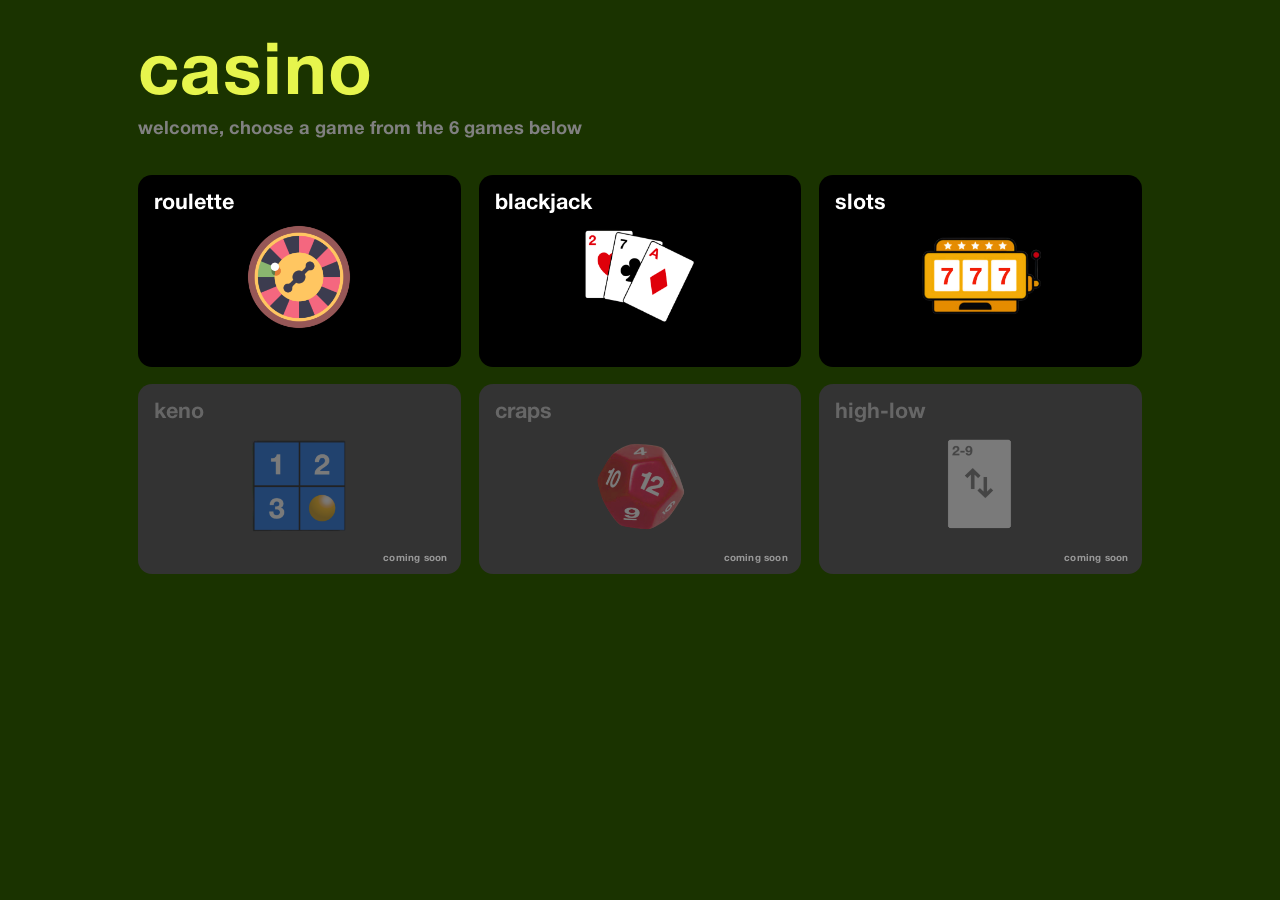
<file: index.html>
<!DOCTYPE html>
<html lang="en">
  <head>
    <meta charset="UTF-8" />
    <meta name="viewport" content="width=device-width, initial-scale=1.0" />
    <title>Casino · Home</title>
    <link rel="icon" type="image/png" href="roulette/roulette%20favicon.png" />
    <link rel="stylesheet" href="home.css" />
  </head>
  <body>
    <main class="home">
      <header class="home-header">
        <h1>casino</h1>
        <p class="home-tagline">welcome, choose a game from the 6 games below</p>
      </header>

      <nav class="game-grid" aria-label="Choose a game">
        <a class="game-card game-card--live" href="roulette/">
          <span class="game-name">roulette</span>
          <span class="game-art" aria-hidden="true">
            <img class="game-icon" src="roulette%20icon.png" alt="" width="120" height="120" />
          </span>
        </a>

        <a class="game-card game-card--live" href="blackjack/">
          <span class="game-name">blackjack</span>
          <span class="game-art" aria-hidden="true">
            <img class="game-icon" src="blackjack%20icon.png" alt="" width="120" height="100" />
          </span>
        </a>

        <a class="game-card game-card--live" href="slots/">
          <span class="game-name">slots</span>
          <span class="game-art" aria-hidden="true">
            <img class="game-icon" src="slot%20machine%20icon.png" alt="" width="120" height="100" />
          </span>
        </a>

        <div class="game-card game-card--soon" aria-disabled="true">
          <span class="game-name">keno</span>
          <span class="game-art" aria-hidden="true">
            <img class="game-icon" src="keno%20icon.png" alt="" width="120" height="100" />
          </span>
          <span class="coming-soon">coming soon</span>
        </div>

        <div class="game-card game-card--soon" aria-disabled="true">
          <span class="game-name">craps</span>
          <span class="game-art" aria-hidden="true">
            <img class="game-icon" src="craps%20icon.png" alt="" width="120" height="100" />
          </span>
          <span class="coming-soon">coming soon</span>
        </div>

        <div class="game-card game-card--soon" aria-disabled="true">
          <span class="game-name">high-low</span>
          <span class="game-art" aria-hidden="true">
            <img class="game-icon" src="high-low%20icon.png" alt="" width="120" height="100" />
          </span>
          <span class="coming-soon">coming soon</span>
        </div>
      </nav>
    </main>
  </body>
</html>
</file>
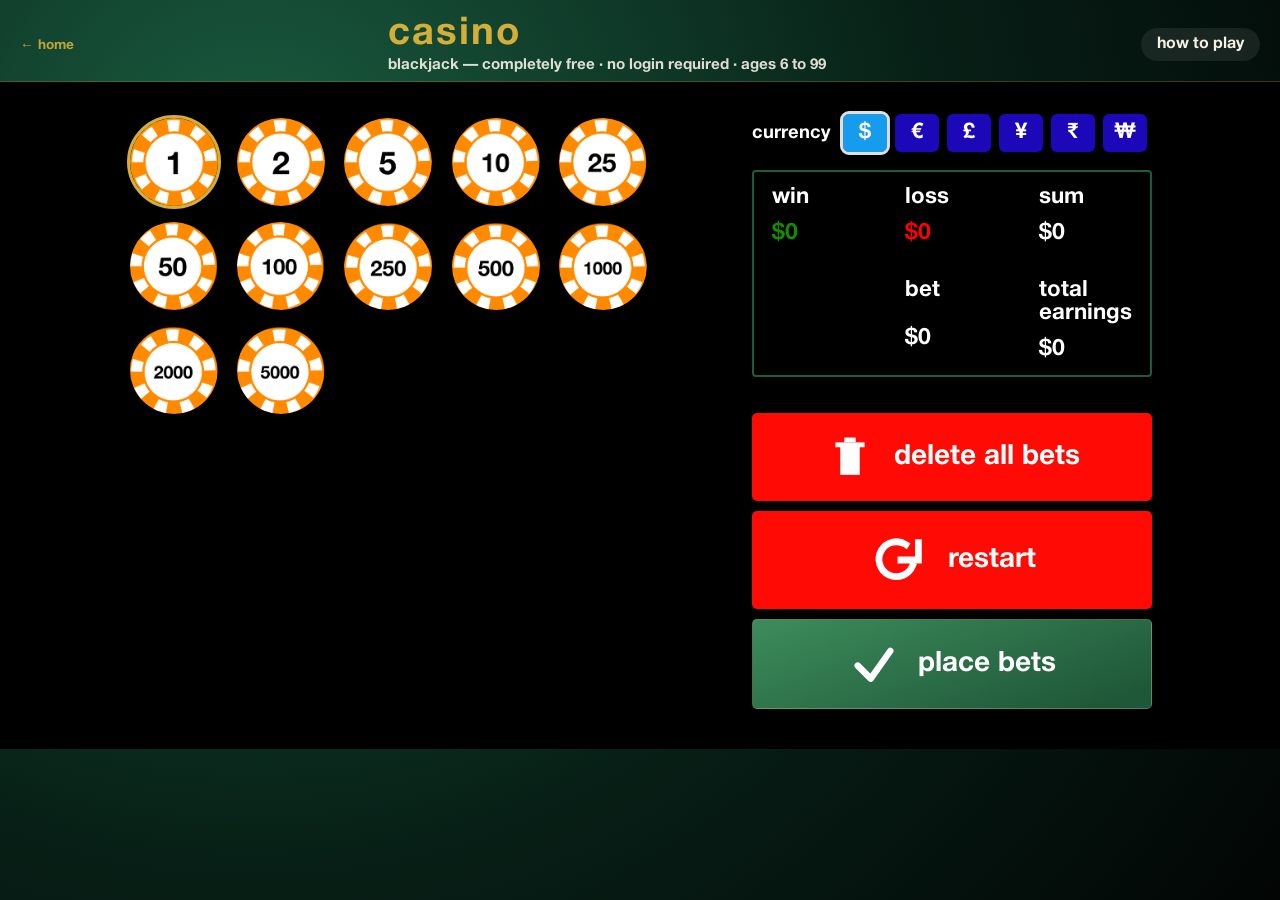
<file: blackjack/index.html>
<!DOCTYPE html>
<html lang="en">
  <head>
    <meta charset="UTF-8" />
    <meta name="viewport" content="width=device-width, initial-scale=1.0" />
    <title>Casino · Blackjack</title>
    <link rel="icon" type="image/png" href="../roulette/roulette%20favicon.png" />
    <link rel="stylesheet" href="styles.css" />
  </head>
  <body>
    <header class="top">
      <a class="home-link" href="../" aria-label="Back to casino home">← home</a>
      <div class="brand">
        <h1>casino</h1>
        <p class="tagline">blackjack — completely free · no login required · ages 6 to 99</p>
      </div>
      <button type="button" class="btn ghost" id="btn-how" aria-haspopup="dialog">
        how to play
      </button>
    </header>

    <section id="bj-setup" class="bj-screen bj-screen--active" aria-label="Choose your bet">
      <div class="bj-setup-layout">
        <div class="bj-chips-column" aria-label="Chip values">
          <div class="chip-rack" id="chip-rack"></div>
        </div>

        <aside class="bj-bank-column" aria-label="Bank">
          <input id="bet-amount-input" type="hidden" value="10" />

          <div class="option-picker currency-picker" aria-label="Change currency symbol">
            <span>currency</span>
            <button type="button" class="currency-btn is-active" data-currency-symbol="$" aria-pressed="true">$</button>
            <button type="button" class="currency-btn" data-currency-symbol="€" aria-pressed="false">€</button>
            <button type="button" class="currency-btn" data-currency-symbol="£" aria-pressed="false">£</button>
            <button type="button" class="currency-btn" data-currency-symbol="¥" aria-pressed="false">¥</button>
            <button type="button" class="currency-btn" data-currency-symbol="₹" aria-pressed="false">₹</button>
            <button type="button" class="currency-btn" data-currency-symbol="₩" aria-pressed="false">₩</button>
          </div>

          <section class="summary-dashboard" aria-label="Session summary">
            <div class="summary-box summary-win">
              <span>win</span>
              <strong id="summary-win">$0</strong>
            </div>
            <div class="summary-box summary-loss">
              <span>loss</span>
              <strong id="summary-loss">$0</strong>
            </div>
            <div class="summary-box summary-sum">
              <span>sum</span>
              <strong id="summary-sum">$0</strong>
            </div>
            <div class="summary-box summary-bet">
              <span>bet</span>
              <strong id="summary-bet">$0</strong>
            </div>
            <div class="summary-box summary-total">
              <span>total earnings</span>
              <strong id="summary-total">$0</strong>
            </div>
          </section>

          <button type="button" class="summary-action-btn delete-bets-btn" id="btn-clear-bet">
            <svg class="trash-icon" aria-hidden="true" viewBox="0 0 64 64" focusable="false">
              <path d="M20 18h24v36H20V18Z" />
              <path d="M14 14h36v6H14v-6Z" />
              <path d="M25 8h14v6H25V8Z" />
              <path d="M26 25h6v22h-6V25Z" />
              <path d="M36 25h6v22h-6V25Z" />
            </svg>
            <span>delete all bets</span>
          </button>

          <button type="button" class="summary-action-btn restart-btn" id="btn-restart-session">
            <svg class="restart-icon" aria-hidden="true" viewBox="0 0 64 64" focusable="false">
              <path d="M52 14v18H34" />
              <path d="M46 38A18 18 0 1 1 39 16" />
            </svg>
            <span>restart</span>
          </button>

          <button type="button" class="summary-action-btn place-bets-btn" id="btn-deal">
            <svg class="check-icon" aria-hidden="true" viewBox="0 0 64 64" focusable="false">
              <path d="M12 34 L28 50 L52 16" />
            </svg>
            <span>place bets</span>
          </button>
        </aside>
      </div>
    </section>

    <section id="bj-play" class="bj-screen" hidden aria-label="Blackjack table">
      <p class="bj-play-bar">
        <button type="button" class="btn ghost bj-back-bank" id="btn-back-bank">← change bet</button>
        <span class="bj-hand-stake" id="hand-stake-label"></span>
      </p>

      <div class="bj-table">
        <main class="bj-felt" aria-label="Blackjack table">
          <section class="bj-zone bj-zone--dealer" aria-label="Dealer hand">
            <p class="bj-zone-label">dealer</p>
            <div class="bj-hand" id="dealer-hand"></div>
            <output class="bj-total" id="dealer-total" aria-live="polite"></output>
          </section>

          <section class="bj-zone bj-zone--player" aria-label="Your hand">
            <p class="bj-zone-label">you</p>
            <div class="bj-hand" id="player-hand"></div>
            <output class="bj-total" id="player-total" aria-live="polite"></output>
          </section>

          <p class="bj-status" id="bj-status" aria-live="polite"></p>
        </main>

        <aside class="bj-actions" aria-label="Your actions">
          <button type="button" class="bj-action" id="btn-hit" disabled>
            <span class="bj-action-icon-wrap">
              <img class="bj-action-icon" src="hit%20icon.png" width="177" height="208" alt="" />
            </span>
            <img class="bj-action-label" src="hit%20button.png" width="1289" height="238" alt="hit" />
          </button>

          <button type="button" class="bj-action" id="btn-stand" disabled>
            <span class="bj-action-icon-wrap">
              <img class="bj-action-icon" src="stand%20icon.png" width="138" height="187" alt="" />
            </span>
            <img class="bj-action-label" src="stand%20button.png" width="1289" height="238" alt="stand" />
          </button>
        </aside>
      </div>
    </section>

    <dialog class="sheet" id="how-dialog">
      <form method="dialog">
        <h2>How to play</h2>
        <ol>
          <li>Tap chips on the left to add to your bet.</li>
          <li>Tap <strong>place bets</strong> to go to the table.</li>
          <li>Get closer to 21 than the dealer without going over.</li>
          <li><strong>Hit</strong> takes another card. <strong>Stand</strong> ends your turn.</li>
        </ol>
        <menu class="dialog-actions"><button type="submit" class="btn primary">Close</button></menu>
      </form>
    </dialog>

    <script src="blackjack.js" defer></script>
  </body>
</html>
</file>
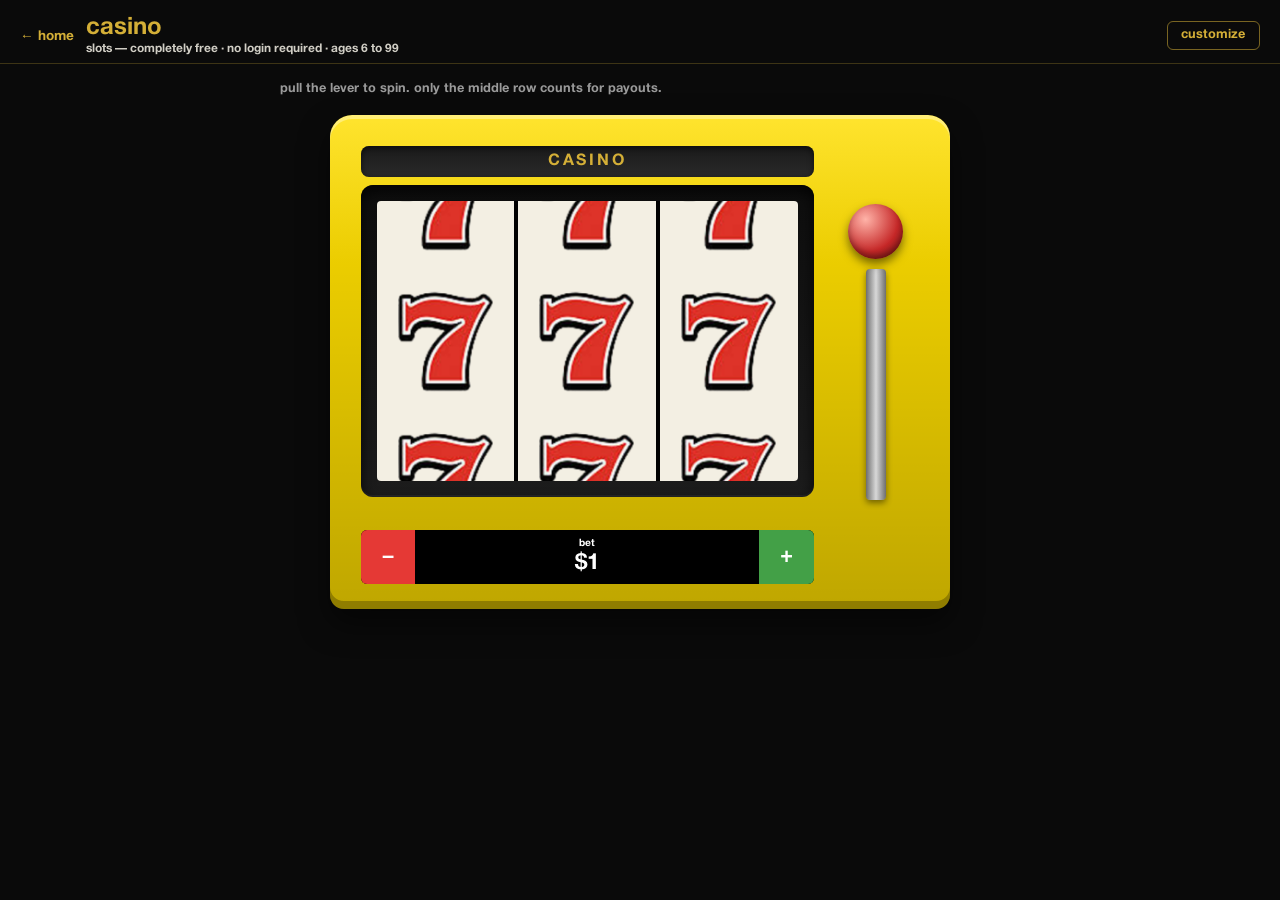
<file: slots/index.html>
<!DOCTYPE html>
<html lang="en">
  <head>
    <meta charset="UTF-8" />
    <meta name="viewport" content="width=device-width, initial-scale=1.0" />
    <title>Casino · Slots</title>
    <link rel="icon" type="image/png" href="../roulette/roulette%20favicon.png" />
    <link rel="stylesheet" href="styles.css" />
  </head>
  <body>
    <header class="top">
      <a class="home-link" href="../" aria-label="Back to casino home">← home</a>
      <div class="brand">
        <h1>casino</h1>
        <p class="tagline">slots — completely free · no login required · ages 6 to 99</p>
      </div>
      <button type="button" class="btn-customize" id="btn-customize" aria-haspopup="dialog">
        customize
      </button>
    </header>

    <main class="slots-main">
      <p class="slots-hint" id="slots-hint">
        Pull the lever to spin. Only the middle row counts for payouts.
      </p>

      <div class="machine-wrap">
        <div class="machine" id="machine" aria-label="Slot machine">
          <div class="machine-cabinet" id="machine-cabinet">
            <div class="machine-marquee" aria-hidden="true">casino</div>

            <!-- Dark frame: a "hole" cut into the cabinet where reels show through -->
            <div class="reels-frame">
              <div class="reels-window" id="reels-window" aria-hidden="true">
                <div class="reel" data-reel="0">
                  <div class="reel-strip"></div>
                </div>
                <div class="reel" data-reel="1">
                  <div class="reel-strip"></div>
                </div>
                <div class="reel" data-reel="2">
                  <div class="reel-strip"></div>
                </div>
              </div>
            </div>

            <div class="bet-panel" aria-label="Bet amount">
              <button type="button" class="bet-btn bet-btn--down" id="bet-down" aria-label="Decrease bet">
                −
              </button>
              <div class="bet-readout">
                <span class="bet-label">bet</span>
                <output class="bet-value" id="bet-value" for="bet-down bet-up">$1</output>
              </div>
              <button type="button" class="bet-btn bet-btn--up" id="bet-up" aria-label="Increase bet">
                +
              </button>
            </div>

            <!-- Lever sticks out to the right of the cabinet -->
            <div class="lever-wrap" id="lever-wrap">
              <button
                type="button"
                class="lever-hit"
                id="lever"
                aria-label="Pull lever to spin"
              >
                <span class="lever-stick" aria-hidden="true"></span>
                <span class="lever-ball" aria-hidden="true"></span>
              </button>
            </div>
          </div>
        </div>
      </div>

      <p class="slots-status" id="slots-status" role="status" aria-live="polite"></p>
    </main>

    <dialog class="customize-sheet" id="customize-dialog" aria-labelledby="customize-title">
      <header class="customize-head">
        <h2 id="customize-title">customize slots</h2>
        <button type="button" class="customize-close" id="customize-close" aria-label="Close customize panel">
          ×
        </button>
      </header>

      <section class="customize-section" aria-labelledby="payouts-section-title">
        <h3 id="payouts-section-title">payouts</h3>
        <p class="customize-note">tap a row to edit. money ×2 … ×50 stay fixed (board-game signal only).</p>
        <ul class="payout-list" id="payout-list"></ul>
      </section>

      <section class="customize-section" aria-labelledby="colors-section-title">
        <h3 id="colors-section-title">machine color</h3>
        <p class="customize-note">pick any color. add more for a gradient.</p>
        <div class="color-tools">
          <input type="color" id="color-picker" value="#ffde00" aria-label="Pick a color" />
          <button type="button" class="btn-small" id="color-add">add color</button>
        </div>
        <ul class="color-list" id="color-list"></ul>
        <div class="color-preview" id="color-preview" aria-hidden="true"></div>
      </section>

      <section class="customize-section" aria-labelledby="symbols-section-title">
        <h3 id="symbols-section-title">symbols on reels</h3>
        <p class="customize-note">turn symbols off so they never land on a spin.</p>
        <ul class="symbol-list" id="symbol-list"></ul>
      </section>

      <footer class="customize-foot">
        <button type="button" class="btn-small btn-muted" id="reset-settings">reset to defaults</button>
        <button type="button" class="btn-small btn-primary" id="customize-done">done</button>
      </footer>
    </dialog>

    <dialog class="payout-editor" id="payout-editor" aria-labelledby="payout-editor-title">
      <h2 id="payout-editor-title">payout of this combination</h2>
      <p class="payout-editor-label" id="payout-editor-combo"></p>

      <div class="payout-amount-wrap">
        <span class="payout-amount-prefix" id="payout-amount-prefix">$</span>
        <input
          type="number"
          class="payout-amount-input"
          id="payout-amount-input"
          min="0"
          step="1"
          inputmode="numeric"
        />
      </div>

      <div class="payout-type-row">
        <span class="payout-type-label">type</span>
        <div class="payout-type-buttons" role="group" aria-label="Payout type">
          <button type="button" class="type-btn is-active" data-type="money">money</button>
          <button type="button" class="type-btn" data-type="times">times bet</button>
          <button type="button" class="type-btn" data-type="take">take away</button>
        </div>
      </div>

      <div class="payout-editor-actions">
        <button type="button" class="editor-btn editor-btn--cancel" id="payout-cancel">
          <span aria-hidden="true">×</span> cancel
        </button>
        <button type="button" class="editor-btn editor-btn--save" id="payout-save">
          <span aria-hidden="true">✓</span> change
        </button>
      </div>
    </dialog>

    <script type="module" src="slots.js"></script>
  </body>
</html>
</file>
<file: home.css>
@font-face {
  font-family: "Helvetica Neue Bold";
  src:
    url("roulette/fonts/HelveticaNeue-Bold.otf") format("opentype"),
    local("Helvetica Neue Bold"),
    local("HelveticaNeue-Bold");
  font-style: normal;
  font-weight: 700;
  font-display: block;
}

:root {
  --home-bg: #1a3300;
  --home-title: #e6f54d;
  --home-subtitle: #808080;
  --card-live-bg: #000000;
  --card-soon-bg: #333333;
  --card-live-text: #ffffff;
  --card-soon-text: #666666;
  --soon-badge: #999999;
  --soon-icon-opacity: 0.35;
}

*,
*::before,
*::after {
  box-sizing: border-box;
}

body {
  margin: 0;
  min-height: 100vh;
  font-family: "Helvetica Neue Bold", "Helvetica Neue", Helvetica, sans-serif;
  font-weight: 700;
  color: var(--card-live-text);
  background: var(--home-bg);
}

.home {
  min-height: 100vh;
  padding: clamp(1.5rem, 4vw, 2.5rem) clamp(1.25rem, 4vw, 3rem) 2.5rem;
  max-width: 1100px;
  margin: 0 auto;
}

.home-header {
  margin-bottom: clamp(1.5rem, 4vw, 2.25rem);
}

.home-header h1 {
  margin: 0;
  font-size: clamp(2.8rem, 9vw, 4.5rem);
  line-height: 1;
  letter-spacing: 0.02em;
  text-transform: lowercase;
  color: var(--home-title);
}

.home-tagline {
  margin: 0.5rem 0 0;
  font-size: clamp(0.95rem, 2.5vw, 1.15rem);
  color: var(--home-subtitle);
  text-transform: lowercase;
}

.game-grid {
  display: grid;
  grid-template-columns: repeat(3, minmax(0, 1fr));
  gap: clamp(0.85rem, 2vw, 1.1rem);
}

@media (max-width: 720px) {
  .game-grid {
    grid-template-columns: repeat(2, minmax(0, 1fr));
  }
}

@media (max-width: 420px) {
  .game-grid {
    grid-template-columns: 1fr;
  }
}

.game-card {
  position: relative;
  display: flex;
  flex-direction: column;
  min-height: clamp(150px, 22vw, 190px);
  padding: 1rem 1rem 2.25rem;
  border-radius: 14px;
  text-decoration: none;
  overflow: hidden;
}

.game-card--live {
  background: var(--card-live-bg);
  color: var(--card-live-text);
  transition:
    transform 140ms ease,
    box-shadow 140ms ease;
}

.game-card--live:hover,
.game-card--live:focus-visible {
  transform: translateY(-2px);
  box-shadow: 0 8px 24px rgba(0, 0, 0, 0.45);
  outline: none;
}

.game-card--soon {
  background: var(--card-soon-bg);
  color: var(--card-soon-text);
  cursor: default;
  pointer-events: none;
}

.game-name {
  font-size: clamp(1.15rem, 2.5vw, 1.35rem);
  text-transform: lowercase;
  line-height: 1.2;
}

.game-art {
  flex: 1;
  display: flex;
  align-items: center;
  justify-content: center;
  margin-top: 0.35rem;
  min-height: 5.5rem;
}

.game-icon {
  display: block;
  width: min(72%, 110px);
  height: auto;
  max-height: 100px;
  object-fit: contain;
}

.game-card--live .game-icon {
  width: min(76%, 120px);
  max-height: 108px;
}

.game-card--soon .game-icon {
  opacity: var(--soon-icon-opacity);
}

.coming-soon {
  position: absolute;
  right: 0.85rem;
  bottom: 0.65rem;
  font-size: 0.62rem;
  letter-spacing: 0.02em;
  text-transform: lowercase;
  color: var(--soon-badge);
}
</file>
<file: blackjack/styles.css>
@font-face {
  font-family: "Helvetica Neue Bold";
  src:
    url("../roulette/fonts/HelveticaNeue-Bold.otf") format("opentype"),
    local("Helvetica Neue Bold"),
    local("HelveticaNeue-Bold");
  font-style: normal;
  font-weight: 700;
  font-display: block;
}

:root {
  --felt: #0f3d2a;
  --felt-deep: #071f16;
  --gold: #d4af37;
  --cream: #f4f1e6;
  --radius: 12px;
  --chip-shadow: rgba(0, 0, 0, 0.35);
  --bj-action-width: min(220px, 26vw);
  --bj-actions-inset: clamp(2.75rem, 8vw, 5.5rem);
  font-family: "Helvetica Neue Bold", "Helvetica Neue", Helvetica, sans-serif;
  font-weight: 700;
}

*,
*::before,
*::after {
  box-sizing: border-box;
}

button {
  font: inherit;
}

body {
  margin: 0;
  min-height: 100vh;
  color: var(--cream);
  background: radial-gradient(circle at 20% 20%, #1a5c40 0, var(--felt-deep) 55%, #020504 100%);
}

.top {
  display: flex;
  flex-wrap: wrap;
  align-items: center;
  justify-content: space-between;
  gap: 12px;
  padding: 16px 20px 8px;
  border-bottom: 1px solid rgba(212, 175, 55, 0.25);
}

.home-link {
  flex: 0 0 auto;
  font-size: 0.85rem;
  color: var(--gold);
  text-decoration: none;
  opacity: 0.9;
}

.home-link:hover,
.home-link:focus-visible {
  opacity: 1;
  text-decoration: underline;
  outline: none;
}

.brand h1 {
  margin: 0;
  letter-spacing: 0.05em;
  font-size: clamp(1.8rem, 4vw, 2.4rem);
  color: var(--gold);
}

.tagline {
  margin: 4px 0 0;
  font-size: 0.95rem;
  opacity: 0.9;
}

.btn {
  border: none;
  border-radius: 999px;
  padding: 0.55rem 1rem;
  cursor: pointer;
  font-weight: 700;
  text-transform: lowercase;
}

.btn.ghost {
  background: rgba(255, 255, 255, 0.08);
  color: var(--cream);
}

.btn.primary {
  background: linear-gradient(160deg, #3d8c5c 0%, #1f5838 90%);
  border: 1px solid rgba(212, 175, 55, 0.45);
  color: var(--cream);
}

.btn.primary:hover:not(:disabled) {
  background: linear-gradient(160deg, #48a069 0%, #256647 95%);
}

/* —— Bank / setup screen (matches blackjack UI.png) —— */

#bj-setup {
  background: #000;
}

.bj-setup-layout {
  display: grid;
  grid-template-columns: minmax(280px, 1fr) minmax(300px, 400px);
  gap: clamp(1.5rem, 5vw, 4rem);
  align-items: start;
  max-width: 1100px;
  margin: 0 auto;
  padding: clamp(1.25rem, 3vw, 2rem) clamp(1rem, 3vw, 2.5rem) 2.5rem;
}

.bj-chips-column {
  padding-top: 0.25rem;
}

.bj-bank-column {
  display: flex;
  flex-direction: column;
  gap: 0;
}

.summary-dashboard {
  display: grid;
  grid-template-columns: repeat(3, 1fr);
  gap: clamp(20px, 4vw, 34px) clamp(24px, 5vw, 54px);
  margin: 14px 0 18px;
  padding: 14px 18px;
  background: #000;
  color: #fff;
  border: 2px solid #1a5c40;
  border-radius: 4px;
}

.summary-box {
  display: grid;
  gap: 14px;
}

.summary-box span {
  font-size: clamp(0.86rem, 1.8vw, 1.4rem);
  line-height: 1;
  text-transform: lowercase;
}

.summary-box strong {
  font-size: clamp(0.9rem, 1.8vw, 1.46rem);
  line-height: 1;
  font-variant-numeric: tabular-nums;
}

.summary-win strong {
  color: #148c00;
}

.summary-loss strong {
  color: #ff0000;
}

.summary-bet {
  grid-column: 2;
}

.summary-total {
  grid-column: 3;
}

#summary-sum.is-positive,
#summary-total.is-positive {
  color: #148c00;
}

#summary-sum.is-negative,
#summary-total.is-negative {
  color: #ff0000;
}

.bj-bank-column .option-picker {
  display: flex;
  flex-wrap: wrap;
  align-items: center;
  gap: 8px;
  margin-bottom: 4px;
  font-size: clamp(0.95rem, 2vw, 1.15rem);
  color: #fff;
}

.bj-bank-column .option-picker > span {
  margin-right: 4px;
}

.currency-btn {
  width: 44px;
  height: 38px;
  border: 0;
  border-radius: 6px;
  color: white;
  background: #1d08b9;
  font-size: 1.35rem;
  font-weight: 900;
  line-height: 1;
  cursor: pointer;
  box-shadow: 0 4px 10px rgba(0, 0, 0, 0.24);
}

.currency-btn.is-active {
  background: #169bed;
  outline: 3px solid rgba(255, 255, 255, 0.88);
}

.chip-rack {
  display: grid;
  grid-template-columns: repeat(5, minmax(0, 1fr));
  gap: clamp(10px, 2vw, 16px);
  max-width: 520px;
}

.chip-rack .chip.has-chip-art {
  width: 100%;
  max-width: 88px;
  height: auto;
  aspect-ratio: 1;
  justify-self: center;
}

.chip {
  border-radius: 999px;
  padding: 8px 12px;
  min-width: 52px;
  font-size: 0.88rem;
  font-weight: 700;
  color: #171313;
  border: 4px dashed rgba(0, 0, 0, 0.18);
  box-shadow: 0 4px 8px var(--chip-shadow);
  background: radial-gradient(circle at 30% 30%, rgba(255, 255, 255, 0.55), rgba(255, 255, 255, 0) 58%),
    var(--chip-color, #e7e1d6);
  cursor: pointer;
}

.chip.has-chip-art {
  width: 64px;
  height: 64px;
  min-width: 64px;
  padding: 0;
  border: 0;
  color: transparent;
  background-color: transparent;
  background-position: center;
  background-repeat: no-repeat;
  background-size: contain;
  box-shadow: 0 5px 10px var(--chip-shadow);
}

.chip.is-active {
  outline: 3px solid var(--gold);
}

.summary-action-btn {
  display: flex;
  align-items: center;
  justify-content: center;
  gap: 18px;
  width: 100%;
  margin-top: 18px;
  padding: 18px 20px;
  border: 0;
  border-radius: 5px;
  background: #ff0a05;
  color: #fff;
  cursor: pointer;
  font-size: clamp(1.25rem, 2.4vw, 1.75rem);
  line-height: 1;
  text-transform: lowercase;
}

.summary-action-btn:hover:not(:disabled) {
  background: #ff211d;
}

.restart-btn {
  margin-top: 10px;
}

.place-bets-btn {
  margin-top: 10px;
  background: linear-gradient(160deg, #3d8c5c 0%, #1f5838 90%);
  border: 1px solid rgba(255, 255, 255, 0.15);
}

.place-bets-btn:hover:not(:disabled) {
  background: linear-gradient(160deg, #48a069 0%, #256647 95%);
}

.check-icon {
  width: 52px;
  height: 52px;
  flex: 0 0 auto;
  fill: none;
  stroke: currentColor;
  stroke-width: 8;
  stroke-linecap: round;
  stroke-linejoin: round;
}

.trash-icon {
  width: 52px;
  height: 52px;
  flex: 0 0 auto;
  fill: currentColor;
}

.restart-icon {
  width: 62px;
  height: 62px;
  flex: 0 0 auto;
  fill: none;
  stroke: currentColor;
  stroke-width: 7;
  stroke-linecap: square;
  stroke-linejoin: miter;
}

@media (max-width: 780px) {
  .bj-setup-layout {
    grid-template-columns: 1fr;
    max-width: 520px;
  }

  .bj-bank-column {
    width: 100%;
  }

  .chip-rack {
    max-width: 100%;
  }
}

.bj-play-bar {
  display: flex;
  flex-wrap: wrap;
  align-items: center;
  justify-content: space-between;
  gap: 12px;
  margin: 0;
  padding: 0.5rem clamp(1rem, 3vw, 2rem) 0;
}

.bj-hand-stake {
  font-size: 0.95rem;
  color: var(--gold);
  opacity: 0.95;
}

.bj-back-bank {
  border-radius: 999px;
  border: 1px solid rgba(212, 175, 55, 0.35);
}

#bj-play .bj-table {
  min-height: calc(100vh - 140px);
}

.toast-host {
  position: fixed;
  inset-inline: 12px;
  bottom: 12px;
  z-index: 40;
  pointer-events: none;
}

#toast {
  margin: 0;
  padding: 12px 14px;
  border-radius: 10px;
  background: rgba(7, 31, 22, 0.92);
  border: 1px solid rgba(212, 175, 55, 0.35);
  color: var(--cream);
  font-size: 0.95rem;
}

#toast:empty {
  display: none;
}

dialog.sheet {
  border: none;
  border-radius: 14px;
  padding: 20px;
  background: var(--cream);
  color: #111;
  max-width: min(560px, 92vw);
}

dialog.sheet h2 {
  margin-top: 0;
  color: #111;
  text-transform: lowercase;
}

/* —— Table screen —— */

.bj-table {
  display: grid;
  grid-template-columns: 1fr auto;
  align-items: center;
  gap: clamp(1rem, 3vw, 2rem);
  min-height: calc(100vh - 88px);
  padding: clamp(1rem, 3vw, 1.75rem) 0 clamp(2rem, 5vw, 3rem) clamp(1rem, 3vw, 2rem);
}

.bj-felt {
  display: flex;
  flex-direction: column;
  justify-content: center;
  gap: clamp(2rem, 8vh, 4rem);
  min-height: 60vh;
  padding: clamp(1rem, 3vw, 2rem);
}

.bj-zone-label {
  margin: 0 0 0.65rem;
  font-size: 0.9rem;
  letter-spacing: 0.06em;
  text-transform: lowercase;
  color: var(--gold);
  opacity: 0.95;
}

.bj-hand {
  display: flex;
  flex-wrap: wrap;
  align-items: flex-end;
  gap: 0.65rem;
  min-height: 7.5rem;
}

.playing-card {
  flex: 0 0 auto;
  border-radius: 10px;
  box-shadow: 0 6px 16px rgba(0, 0, 0, 0.45);
  background-repeat: no-repeat;
  image-rendering: -webkit-optimize-contrast;
  image-rendering: crisp-edges;
  transform-origin: center bottom;
  will-change: transform, opacity;
}

.playing-card.card-deal {
  opacity: 0;
  transform: translateY(-2.5rem) scale(0.88) rotate(-4deg);
}

.playing-card.card-dealt {
  opacity: 1;
  transform: translateY(0) scale(1) rotate(0);
  transition:
    transform 0.38s cubic-bezier(0.22, 1, 0.36, 1),
    opacity 0.32s ease-out;
}

.playing-card.card-flip {
  animation: bj-card-flip 0.45s cubic-bezier(0.22, 1, 0.36, 1);
}

@keyframes bj-card-flip {
  0% {
    transform: perspective(600px) rotateY(0deg);
  }
  50% {
    transform: perspective(600px) rotateY(90deg) scale(0.95);
  }
  100% {
    transform: perspective(600px) rotateY(0deg);
  }
}

.bj-total {
  display: inline-block;
  margin-top: 0.5rem;
  min-height: 1.25rem;
  font-size: 0.95rem;
  color: var(--cream);
  opacity: 0.9;
  transform-origin: left center;
  transition: color 0.25s ease;
}

.bj-total.total-pop {
  animation: bj-total-pop 0.42s cubic-bezier(0.22, 1, 0.36, 1);
}

.bj-total.total-bust-flash {
  animation: bj-total-bust 0.55s cubic-bezier(0.22, 1, 0.36, 1);
}

@keyframes bj-total-pop {
  0% {
    transform: scale(1.2);
    opacity: 0.35;
  }
  60% {
    transform: scale(1.05);
    opacity: 1;
  }
  100% {
    transform: scale(1);
    opacity: 0.9;
  }
}

@keyframes bj-total-bust {
  0% {
    transform: scale(1);
    color: var(--cream);
  }
  25% {
    transform: scale(1.15);
  }
  50% {
    color: #ff4444;
  }
  100% {
    transform: scale(1);
    color: #ff0000;
  }
}

.bj-total.is-bust {
  color: #ff0000;
}

@media (prefers-reduced-motion: reduce) {
  .playing-card.card-deal,
  .playing-card.card-dealt,
  .playing-card.card-flip,
  .bj-total.total-pop,
  .bj-total.total-bust-flash {
    animation: none !important;
    transition: none !important;
    transform: none !important;
    opacity: 1 !important;
  }
}

.bj-status {
  margin: 0;
  font-size: 1rem;
  color: var(--cream);
  opacity: 0.85;
}

/* Right column: inset from the edge, not flush right */
.bj-actions {
  display: flex;
  flex-direction: column;
  align-items: center;
  gap: clamp(1.1rem, 3vh, 1.75rem);
  width: var(--bj-action-width);
  margin-right: var(--bj-actions-inset);
  padding: 0.25rem 0;
}

.bj-action {
  display: flex;
  flex-direction: column;
  align-items: center;
  gap: 0.4rem;
  width: 100%;
  padding: 0;
  border: none;
  background: transparent;
  cursor: pointer;
  transition: transform 120ms ease, opacity 120ms ease;
}

.bj-action:not(:disabled):hover,
.bj-action:not(:disabled):focus-visible {
  transform: translateY(-2px);
  outline: none;
}

.bj-action:disabled {
  cursor: not-allowed;
  opacity: 0.42;
}

.bj-action-icon-wrap {
  display: flex;
  align-items: center;
  justify-content: center;
  width: 46%;
  max-width: 92px;
  min-width: 64px;
  aspect-ratio: 177 / 208;
  background: #000;
  border-radius: 10px;
}

.bj-action-icon {
  width: 82%;
  height: auto;
  object-fit: contain;
  pointer-events: none;
}

.bj-action-label {
  display: block;
  width: 100%;
  height: auto;
  pointer-events: none;
}

.sheet {
  max-width: 28rem;
  padding: 1.25rem 1.5rem;
  border: 1px solid rgba(212, 175, 55, 0.35);
  border-radius: var(--radius);
  background: rgba(7, 31, 22, 0.97);
  color: var(--cream);
}

.sheet h2 {
  margin: 0 0 0.75rem;
  color: var(--gold);
  text-transform: lowercase;
}

.sheet ol {
  margin: 0;
  padding-left: 1.2rem;
  line-height: 1.5;
}

.dialog-actions {
  display: flex;
  justify-content: flex-end;
  margin: 1rem 0 0;
  padding: 0;
}

@media (max-width: 820px) {
  .bj-table {
    grid-template-columns: 1fr;
    grid-template-rows: 1fr auto;
    padding-right: clamp(1rem, 3vw, 1.5rem);
  }

  .bj-actions {
    flex-direction: row;
    justify-content: center;
    width: 100%;
    max-width: 28rem;
    margin: 0 auto;
    padding-right: 0;
  }

  .bj-action {
    flex: 1;
    max-width: 200px;
  }
}
</file>
<file: slots/styles.css>
@font-face {
  font-family: "Helvetica Neue Bold";
  src:
    url("../roulette/fonts/HelveticaNeue-Bold.otf") format("opentype"),
    local("Helvetica Neue Bold"),
    local("HelveticaNeue-Bold");
  font-style: normal;
  font-weight: 700;
  font-display: block;
}

:root {
  --page-bg: #0a0a0a;
  --hint: #9a9a9a;
  --gold: #d4af37;
  --cream: #f4f1e6;
  --reel-window-bg: #f3efe3;
}

*,
*::before,
*::after {
  box-sizing: border-box;
}

body {
  margin: 0;
  min-height: 100vh;
  font-family: "Helvetica Neue Bold", "Helvetica Neue", Helvetica, sans-serif;
  font-weight: 700;
  color: var(--cream);
  background: var(--page-bg);
}

.top {
  display: flex;
  flex-wrap: wrap;
  align-items: center;
  gap: 12px;
  padding: 16px 20px 8px;
  border-bottom: 1px solid rgba(212, 175, 55, 0.25);
}

.btn-customize {
  margin-left: auto;
  padding: 0.45rem 0.85rem;
  border: 1px solid rgba(212, 175, 55, 0.55);
  border-radius: 6px;
  background: transparent;
  color: var(--gold);
  font: inherit;
  font-size: 0.8rem;
  text-transform: lowercase;
  cursor: pointer;
}

.btn-customize:hover,
.btn-customize:focus-visible {
  background: rgba(212, 175, 55, 0.12);
  outline: none;
}

.home-link {
  font-size: 0.85rem;
  color: var(--gold);
  text-decoration: none;
}

.home-link:hover,
.home-link:focus-visible {
  text-decoration: underline;
  outline: none;
}

.brand h1 {
  margin: 0;
  font-size: 1.5rem;
  text-transform: lowercase;
  color: var(--gold);
}

.tagline {
  margin: 0.2rem 0 0;
  font-size: 0.75rem;
  opacity: 0.85;
  text-transform: lowercase;
}

.slots-main {
  padding: 1rem 1.25rem 2rem;
  max-width: 760px;
  margin: 0 auto;
}

.slots-hint {
  margin: 0 0 1rem;
  font-size: 0.8rem;
  line-height: 1.45;
  color: var(--hint);
  text-transform: lowercase;
}

.slots-status {
  margin: 1rem 0 0;
  min-height: 1.25rem;
  font-size: 0.85rem;
  color: var(--gold);
  text-transform: lowercase;
}

.machine-wrap {
  display: flex;
  justify-content: center;
}

.machine {
  width: min(100%, 620px);
}

/* —— Cabinet, drawn entirely in CSS (no PNG) —— */

.machine-cabinet {
  position: relative;
  width: 100%;
  /* Landscape body; leaves room for the lever sticking out on the right */
  aspect-ratio: 3 / 2;
  /* Inside padding: top (marquee), right (lever), bottom (bet panel), left */
  padding: 5% 22% 18% 5%;
  display: flex;
  flex-direction: column;
  gap: 3%;
  border-radius: 22px 22px 14px 14px;
  /* Customizable color, set by slots.js. Yellow is just the first-time default. */
  --machine-tint: #ffde00;
  background:
    linear-gradient(180deg, rgba(255, 255, 255, 0.18), rgba(0, 0, 0, 0.08) 30%, rgba(0, 0, 0, 0.25)),
    var(--machine-tint);
  box-shadow:
    inset 0 4px 0 rgba(255, 255, 255, 0.35),
    inset 0 -8px 0 rgba(0, 0, 0, 0.25),
    0 14px 30px rgba(0, 0, 0, 0.5);
}

.machine-marquee {
  flex: 0 0 auto;
  text-align: center;
  padding: 0.5rem 0.6rem;
  background: linear-gradient(180deg, #1a1a1a, #2a2a2a);
  color: var(--gold);
  border-radius: 8px;
  letter-spacing: 0.18em;
  font-size: clamp(0.7rem, 2vw, 1rem);
  text-transform: uppercase;
  box-shadow: inset 0 2px 6px rgba(0, 0, 0, 0.6);
}

/* Dark recessed frame = the "hole" cut into the cabinet */
.reels-frame {
  flex: 1 1 auto;
  display: flex;
  align-items: center;
  justify-content: center;
  padding: 3.5%;
  background: linear-gradient(180deg, #0d0d0d, #1c1c1c);
  border-radius: 12px;
  box-shadow:
    inset 0 6px 14px rgba(0, 0, 0, 0.8),
    inset 0 -2px 0 rgba(255, 255, 255, 0.05);
}

/* Reel viewport — exactly 3 columns wide × 2 rows tall (each cell square) */
.reels-window {
  width: 100%;
  aspect-ratio: 3 / 2;
  display: grid;
  grid-template-columns: repeat(3, 1fr);
  gap: 4px;
  overflow: hidden;
  background: #000;
  border-radius: 4px;
}

.reel {
  position: relative;
  overflow: hidden;
  background: var(--reel-window-bg);
}

/* Strip stacks square cells; viewport is 2 cells tall, so strip = N/2 * viewport */
.reel-strip {
  display: flex;
  flex-direction: column;
  width: 100%;
  height: calc(100% * var(--cell-count, 19) / 2);
  will-change: transform;
}

.reels-window--spinning .reel-strip {
  filter: blur(1px);
}

.reel-cell {
  flex: 0 0 calc(100% / var(--cell-count, 19));
  display: flex;
  align-items: center;
  justify-content: center;
  overflow: hidden;
}

.reel-symbol {
  display: block;
  width: 86%;
  height: 86%;
  object-fit: contain;
  pointer-events: none;
  user-select: none;
}

.reel-mult {
  display: flex;
  align-items: center;
  justify-content: center;
  min-width: 60%;
  min-height: 60%;
  padding: 0.2em 0.5em;
  border-radius: 8px;
  color: #fff;
  font-size: clamp(0.8rem, 2.6vw, 1.2rem);
  border: 2px solid rgba(0, 0, 0, 0.4);
  font-weight: 700;
}

/* —— Bet panel inside the cabinet —— */

.bet-panel {
  position: absolute;
  left: 5%;
  right: 22%;
  bottom: 5%;
  height: 11%;
  display: grid;
  grid-template-columns: auto 1fr auto;
  align-items: stretch;
  column-gap: 0.15rem;
  background: #000;
  border-radius: 6px;
  box-shadow: inset 0 2px 4px rgba(0, 0, 0, 0.6);
  overflow: hidden;
}

.machine-cabinet--spinning .lever-hit,
.machine-cabinet--spinning .bet-btn {
  pointer-events: none;
}

/* —— Lever (pure CSS) sticking out on the right —— */

.lever-wrap {
  position: absolute;
  right: 4%;
  top: 18%;
  width: 16%;
  height: 60%;
  transform-origin: 50% 100%;
  transition: transform 320ms cubic-bezier(0.34, 1.2, 0.48, 1);
  z-index: 8;
}

.lever-wrap--pulling {
  transform: rotate(34deg);
}

.lever-wrap--released {
  transition: transform 520ms cubic-bezier(0.34, 1.1, 0.64, 1);
  transform: rotate(0deg);
}

.lever-hit {
  position: relative;
  display: block;
  width: 100%;
  height: 100%;
  padding: 0;
  border: none;
  background: transparent;
  cursor: pointer;
}

.lever-stick {
  position: absolute;
  left: 40%;
  top: 22%;
  width: 20%;
  height: 78%;
  background: linear-gradient(90deg, #6e6e6e, #d8d8d8 50%, #6e6e6e);
  border-radius: 4px;
  box-shadow: 0 3px 6px rgba(0, 0, 0, 0.45);
}

.lever-ball {
  position: absolute;
  left: 22%;
  top: 0;
  width: 56%;
  aspect-ratio: 1;
  border-radius: 50%;
  background: radial-gradient(circle at 32% 28%, #ffb3a8, #c62828 60%, #6a1010);
  box-shadow:
    0 5px 10px rgba(0, 0, 0, 0.5),
    inset 0 -4px 6px rgba(0, 0, 0, 0.35);
}

.lever-hit:focus-visible {
  outline: 2px solid var(--gold);
  outline-offset: 4px;
  border-radius: 6px;
}

.lever-hit:disabled {
  cursor: not-allowed;
}

.bet-btn {
  border: none;
  margin: 0;
  align-self: stretch;
  width: auto;
  aspect-ratio: 1;
  font-size: clamp(1rem, 2.8vw, 1.35rem);
  line-height: 1;
  color: #ffffff;
  cursor: pointer;
  font-weight: 700;
  flex-shrink: 0;
}

.bet-btn--down {
  background: #e53935;
}

.bet-btn--up {
  background: #43a047;
}

.bet-btn:hover,
.bet-btn:focus-visible {
  filter: brightness(1.08);
  outline: none;
}

.bet-readout {
  display: flex;
  flex-direction: column;
  align-items: center;
  justify-content: center;
  gap: 0.2rem;
  min-width: 3rem;
  padding: 0 0.4rem;
  color: #ffffff;
  background: #000000;
  z-index: 1;
}

.bet-label {
  font-size: clamp(0.5rem, 1.45vw, 0.64rem);
  line-height: 1;
  letter-spacing: 0.02em;
  text-transform: lowercase;
}

.bet-value {
  font-size: clamp(1rem, 3.2vw, 1.4rem);
  line-height: 1;
  margin: 0;
}

/* ——— Customize panel ——— */

dialog.customize-sheet {
  border: none;
  border-radius: 14px;
  padding: 0;
  width: min(520px, 94vw);
  max-height: 90vh;
  overflow: hidden;
  background: #2a2a2a;
  color: #f4f1e6;
  box-shadow: 0 22px 50px rgba(0, 0, 0, 0.55);
}

dialog.customize-sheet::backdrop {
  background: rgba(0, 0, 0, 0.65);
}

.customize-head {
  display: flex;
  align-items: center;
  justify-content: space-between;
  gap: 12px;
  padding: 16px 18px 10px;
  border-bottom: 1px solid rgba(255, 255, 255, 0.1);
}

.customize-head h2 {
  margin: 0;
  font-size: 1.1rem;
  text-transform: lowercase;
  color: var(--gold);
}

.customize-close {
  border: none;
  background: transparent;
  color: #ccc;
  font-size: 1.5rem;
  line-height: 1;
  cursor: pointer;
  padding: 0 0.25rem;
}

.customize-section {
  padding: 12px 18px;
  border-bottom: 1px solid rgba(255, 255, 255, 0.08);
  overflow: auto;
  max-height: 28vh;
}

.customize-section h3 {
  margin: 0 0 6px;
  font-size: 0.9rem;
  text-transform: lowercase;
}

.customize-note {
  margin: 0 0 10px;
  font-size: 0.72rem;
  color: var(--hint);
  line-height: 1.4;
  text-transform: lowercase;
}

.customize-foot {
  display: flex;
  justify-content: space-between;
  gap: 10px;
  padding: 12px 18px 16px;
}

.btn-small {
  border: none;
  border-radius: 6px;
  padding: 0.4rem 0.75rem;
  font: inherit;
  font-size: 0.75rem;
  text-transform: lowercase;
  cursor: pointer;
}

.btn-primary {
  background: #43a047;
  color: #fff;
}

.btn-muted {
  background: #444;
  color: #eee;
}

.payout-list,
.symbol-list,
.color-list {
  list-style: none;
  margin: 0;
  padding: 0;
}

.payout-row {
  width: 100%;
  display: flex;
  justify-content: space-between;
  align-items: center;
  gap: 10px;
  padding: 0.5rem 0.55rem;
  border: none;
  border-radius: 6px;
  background: #1a1a1a;
  color: #fff;
  font: inherit;
  font-size: 0.78rem;
  text-align: left;
  text-transform: lowercase;
  cursor: pointer;
}

.payout-list li + li {
  margin-top: 6px;
}

.payout-row:hover:not(:disabled),
.payout-row:focus-visible {
  background: #333;
  outline: none;
}

.payout-row--locked {
  opacity: 0.65;
  cursor: not-allowed;
}

.payout-row-value {
  color: var(--gold);
  flex-shrink: 0;
}

.color-tools {
  display: flex;
  align-items: center;
  gap: 10px;
  margin-bottom: 10px;
}

.color-tools input[type="color"] {
  width: 48px;
  height: 36px;
  padding: 0;
  border: 2px solid #555;
  border-radius: 6px;
  background: transparent;
  cursor: pointer;
}

.color-chip-row {
  display: flex;
  align-items: center;
  gap: 10px;
  margin-bottom: 6px;
}

.color-swatch {
  width: 28px;
  height: 28px;
  border-radius: 4px;
  border: 1px solid rgba(255, 255, 255, 0.25);
}

.color-code {
  flex: 1;
  font-size: 0.75rem;
  text-transform: lowercase;
}

.color-preview {
  height: 28px;
  border-radius: 6px;
  margin-top: 8px;
  border: 1px solid rgba(255, 255, 255, 0.2);
}

.symbol-toggle {
  display: flex;
  align-items: center;
  gap: 8px;
  font-size: 0.8rem;
  text-transform: lowercase;
  cursor: pointer;
}

.symbol-list li + li {
  margin-top: 6px;
}

/* ——— Payout editor (slot machine window.png) ——— */

dialog.payout-editor {
  border: none;
  border-radius: 16px;
  padding: 18px 20px 16px;
  width: min(420px, 92vw);
  background: #3a3a3a;
  color: #fff;
  box-shadow: 0 22px 50px rgba(0, 0, 0, 0.55);
}

dialog.payout-editor::backdrop {
  background: rgba(0, 0, 0, 0.7);
}

dialog.payout-editor h2 {
  margin: 0 0 4px;
  font-size: 1rem;
  text-transform: lowercase;
}

.payout-editor-label {
  margin: 0 0 12px;
  font-size: 0.8rem;
  color: #ccc;
  text-transform: lowercase;
}

.payout-amount-wrap {
  display: flex;
  align-items: center;
  gap: 8px;
  background: #000;
  border-radius: 8px;
  padding: 14px 16px;
  margin-bottom: 14px;
}

.payout-amount-prefix {
  font-size: 1.5rem;
  color: #fff;
  flex-shrink: 0;
}

.payout-amount-input {
  flex: 1;
  border: none;
  background: transparent;
  color: #fff;
  font: inherit;
  font-size: 1.5rem;
  min-width: 0;
}

.payout-amount-input:focus {
  outline: none;
}

.payout-type-row {
  display: flex;
  align-items: center;
  gap: 12px;
  margin-bottom: 16px;
}

.payout-type-label {
  font-size: 0.85rem;
  text-transform: lowercase;
}

.payout-type-buttons {
  display: flex;
  flex: 1;
  gap: 6px;
}

.type-btn {
  flex: 1;
  border: none;
  border-radius: 6px;
  padding: 0.45rem 0.35rem;
  background: #1e5bb8;
  color: #fff;
  font: inherit;
  font-size: 0.72rem;
  text-transform: lowercase;
  cursor: pointer;
}

.type-btn.is-active {
  background: #4a9eff;
}

.type-btn:focus-visible {
  outline: 2px solid var(--gold);
  outline-offset: 2px;
}

.payout-editor-actions {
  display: grid;
  grid-template-columns: 1fr 1fr;
  gap: 10px;
}

.editor-btn {
  display: flex;
  align-items: center;
  justify-content: center;
  gap: 6px;
  border: none;
  border-radius: 8px;
  padding: 0.65rem 0.5rem;
  font: inherit;
  font-size: 0.85rem;
  text-transform: lowercase;
  color: #fff;
  cursor: pointer;
}

.editor-btn--cancel {
  background: #c62828;
}

.editor-btn--save {
  background: #2ecc40;
}
</file>
